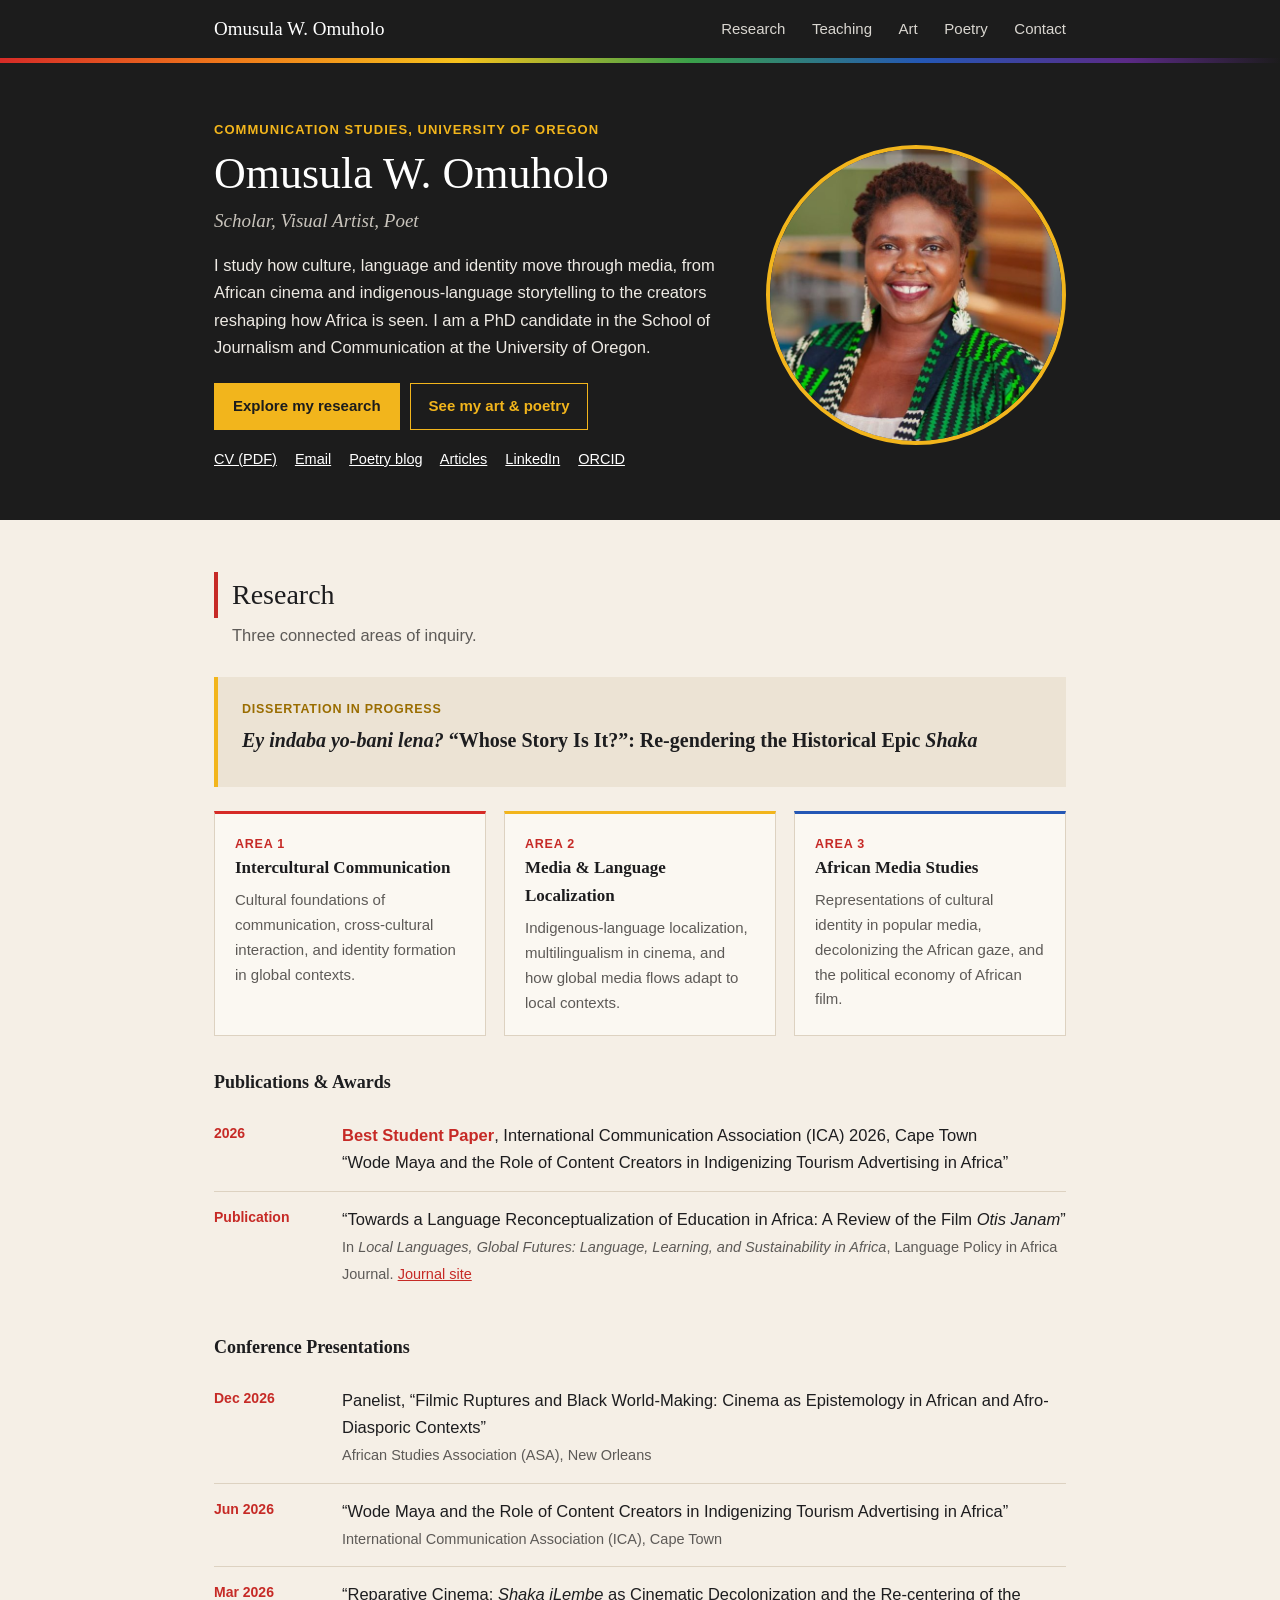
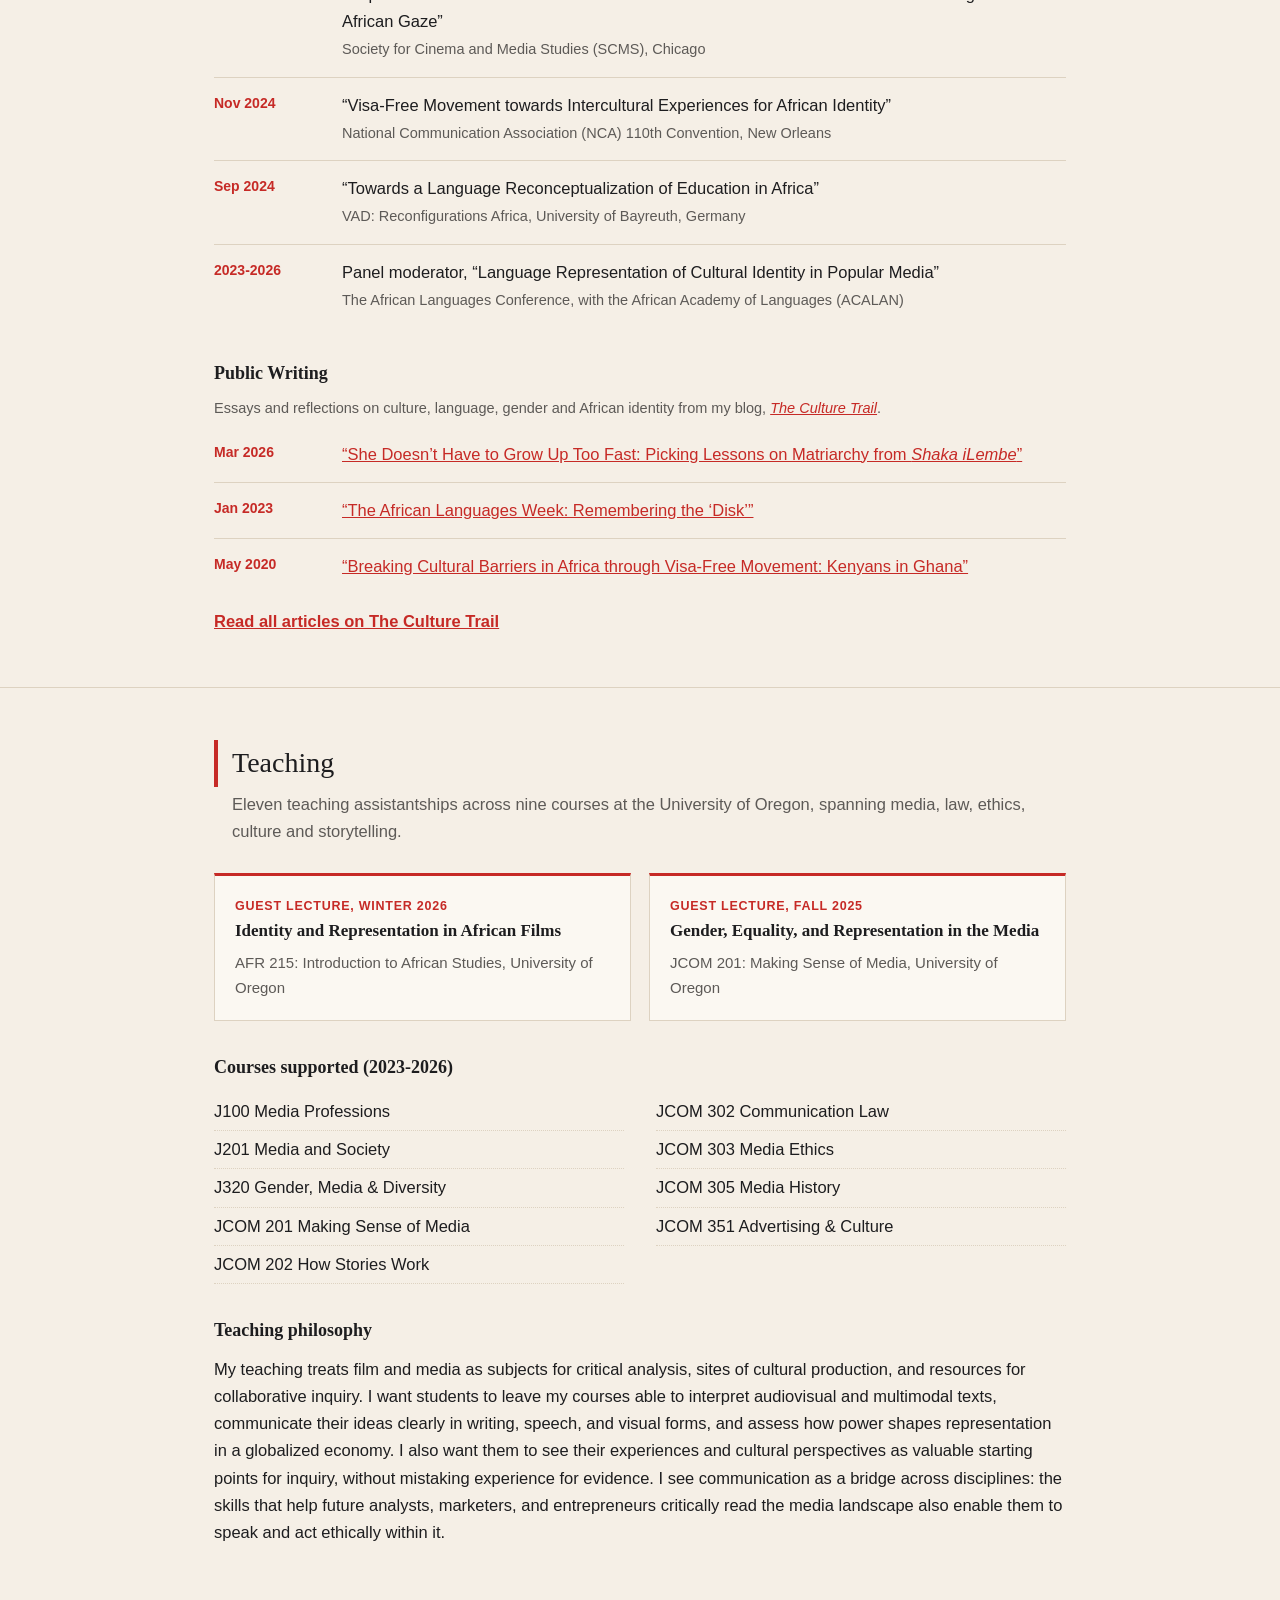
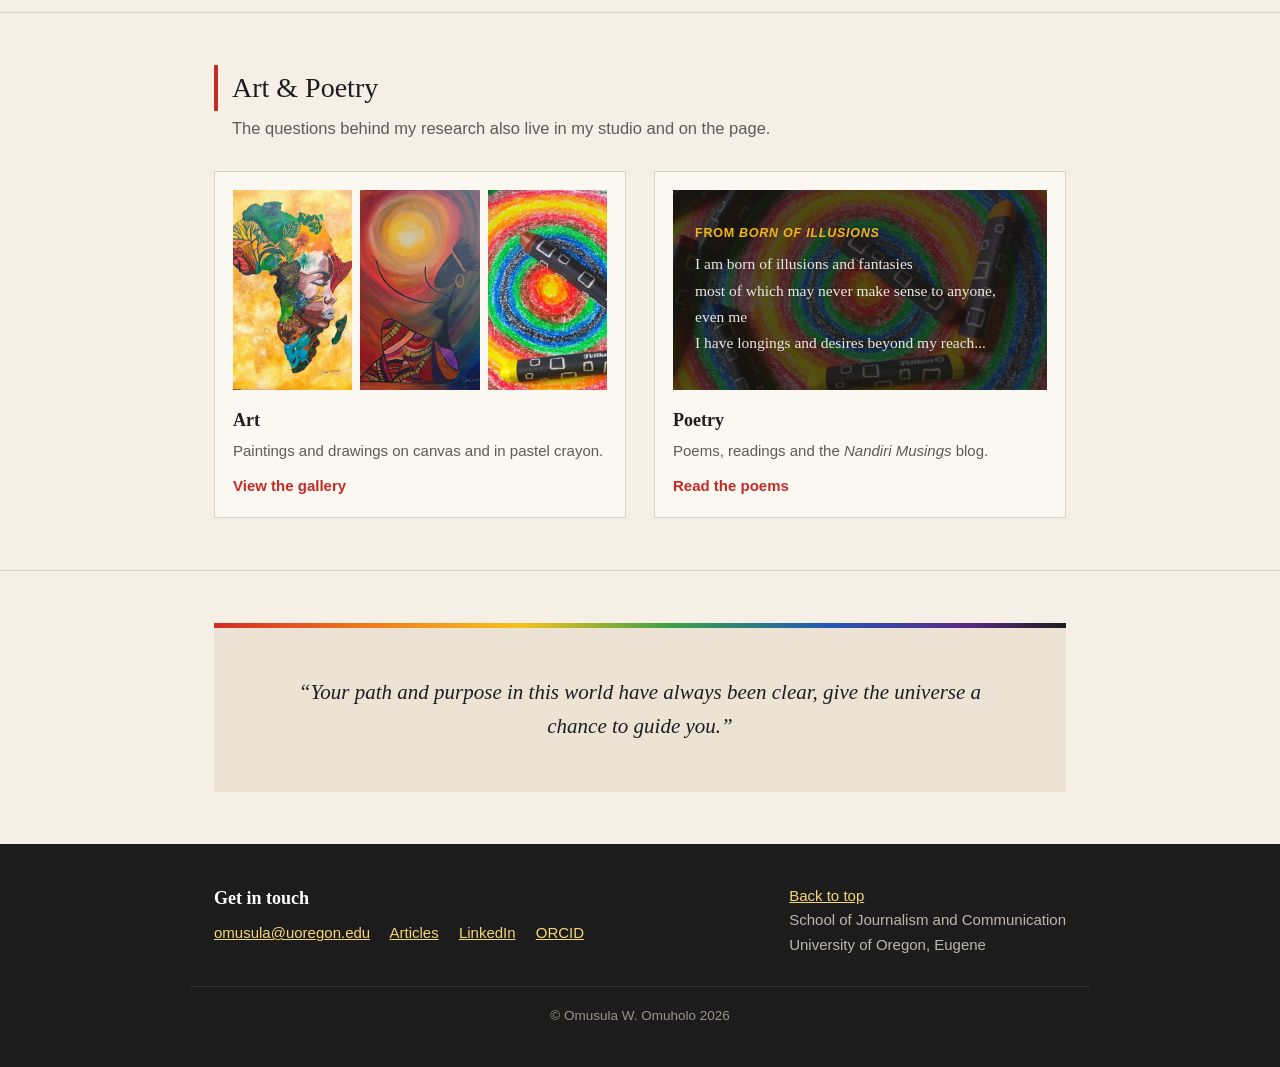
<file: index.html>
<!DOCTYPE html>
<html lang="en">
<head>
<meta charset="utf-8">
<meta name="viewport" content="width=device-width, initial-scale=1">
<title>Omusula W. Omuholo | Scholar, Artist, Poet</title>
<meta name="description" content="Omusula W. Omuholo: communication scholar, visual artist and poet. Research on intercultural communication, language localization and African media.">
<meta name="google-site-verification" content="vOmcD_9YNCFXCFWbPvq5ZEzA_ANJ0AXm8q8iICo14M4" />
<link rel="stylesheet" href="style.css">
</head>
<body>

<nav>
  <div class="wrap">
    <a href="index.html" class="logo">Omusula W. Omuholo</a>
    <div class="links">
      <a href="index.html#research">Research</a>
      <a href="index.html#teaching">Teaching</a>
      <a href="art.html">Art</a>
      <a href="poetry.html">Poetry</a>
      <a href="#contact">Contact</a>
    </div>
  </div>
</nav>

<div class="hero-band"><header class="wrap hero" id="top">
  <div>
    <div class="kicker">Communication Studies, University of Oregon</div>
    <h1>Omusula W. Omuholo</h1>
    <p class="roles">Scholar, Visual Artist, Poet</p>
    <p class="lead">I study how culture, language and identity move through media, from African cinema and indigenous-language storytelling to the creators reshaping how Africa is seen. I am a PhD candidate in the School of Journalism and Communication at the University of Oregon.</p>
    <div class="btns">
      <a href="#research">Explore my research</a>
      <a href="#creative">See my art &amp; poetry</a>
    </div>
    <div class="quick">
      <a href="cv.pdf" target="_blank">CV (PDF)</a>
      <a href="mailto:omusula@uoregon.edu">Email</a>
      <a href="https://nandirimusings.blogspot.com/" target="_blank">Poetry blog</a>
      <a href="https://theculturetrail.blogspot.com/" target="_blank">Articles</a>
        <a href="https://www.linkedin.com/in/omusula-w-omuholo/" target="_blank">LinkedIn</a>
        <a href="https://orcid.org/0009-0008-7268-3388" target="_blank">ORCID</a>
    </div>
  </div>
  <div class="portrait"><img src="photo.jpg" alt="Portrait of Omusula W. Omuholo"></div>
    </div>
</header></div>

<section id="research">
  <div class="wrap">
    <h2>Research</h2>
    <p class="sub">Three connected areas of inquiry.</p>

    <div class="feature">
      <span class="tag">Dissertation in progress</span>
      <h3><em>Ey indaba yo-bani lena?</em> “Whose Story Is It?”: Re-gendering the Historical Epic <em>Shaka</em></h3>
    </div>

    <div class="grid3">
      <div class="card">
        <span class="tag">Area 1</span>
        <h3>Intercultural Communication</h3>
        <p>Cultural foundations of communication, cross-cultural interaction, and identity formation in global contexts.</p>
      </div>
      <div class="card">
        <span class="tag">Area 2</span>
        <h3>Media &amp; Language Localization</h3>
        <p>Indigenous-language localization, multilingualism in cinema, and how global media flows adapt to local contexts.</p>
      </div>
      <div class="card">
        <span class="tag">Area 3</span>
        <h3>African Media Studies</h3>
        <p>Representations of cultural identity in popular media, decolonizing the African gaze, and the political economy of African film.</p>
      </div>
    </div>

    <h3>Publications &amp; Awards</h3>
    <ul class="list">
      <li>
        <div class="when">2026</div>
        <div class="what"><span class="award">Best Student Paper</span>, International Communication Association (ICA) 2026, Cape Town<br>
          “Wode Maya and the Role of Content Creators in Indigenizing Tourism Advertising in Africa”</div>
      </li>
      <li>
        <div class="when">Publication</div>
        <div class="what">“Towards a Language Reconceptualization of Education in Africa: A Review of the Film <em>Otis Janam</em>”<br>
          <span class="meta">In <em>Local Languages, Global Futures: Language, Learning, and Sustainability in Africa</em>, Language Policy in Africa Journal. <a href="https://www.avm-verlag.de/detailview?no=E96091660" target="_blank">Journal site</a></span></div>
      </li>
    </ul>

    <h3>Conference Presentations</h3>
    <ul class="list">
      <li><div class="when">Dec 2026</div><div class="what">Panelist, “Filmic Ruptures and Black World-Making: Cinema as Epistemology in African and Afro-Diasporic Contexts”<br><span class="meta">African Studies Association (ASA), New Orleans</span></div></li>
      <li><div class="when">Jun 2026</div><div class="what">“Wode Maya and the Role of Content Creators in Indigenizing Tourism Advertising in Africa”<br><span class="meta">International Communication Association (ICA), Cape Town</span></div></li>
      <li><div class="when">Mar 2026</div><div class="what">“Reparative Cinema: <em>Shaka iLembe</em> as Cinematic Decolonization and the Re-centering of the African Gaze”<br><span class="meta">Society for Cinema and Media Studies (SCMS), Chicago</span></div></li>
      <li><div class="when">Nov 2024</div><div class="what">“Visa-Free Movement towards Intercultural Experiences for African Identity”<br><span class="meta">National Communication Association (NCA) 110th Convention, New Orleans</span></div></li>
      <li><div class="when">Sep 2024</div><div class="what">“Towards a Language Reconceptualization of Education in Africa”<br><span class="meta">VAD: Reconfigurations Africa, University of Bayreuth, Germany</span></div></li>
      <li><div class="when">2023-2026</div><div class="what">Panel moderator, “Language Representation of Cultural Identity in Popular Media”<br><span class="meta">The African Languages Conference, with the African Academy of Languages (ACALAN)</span></div></li>
    </ul>

    <h3>Public Writing</h3>
    <p class="meta writing-intro">Essays and reflections on culture, language, gender and African identity from my blog, <a href="https://theculturetrail.blogspot.com/" target="_blank"><em>The Culture Trail</em></a>.</p>
    <ul class="list">
      <li><div class="when">Mar 2026</div><div class="what"><a href="https://theculturetrail.blogspot.com/" target="_blank">“She Doesn’t Have to Grow Up Too Fast: Picking Lessons on Matriarchy from <em>Shaka iLembe</em>”</a></div></li>
      <li><div class="when">Jan 2023</div><div class="what"><a href="https://theculturetrail.blogspot.com/" target="_blank">“The African Languages Week: Remembering the ‘Disk’”</a></div></li>
      <li><div class="when">May 2020</div><div class="what"><a href="https://theculturetrail.blogspot.com/" target="_blank">“Breaking Cultural Barriers in Africa through Visa-Free Movement: Kenyans in Ghana”</a></div></li>
    </ul>
    <p class="blog-more"><a href="https://theculturetrail.blogspot.com/" target="_blank">Read all articles on The Culture Trail</a></p>
  </div>
</section>

<section id="teaching">
  <div class="wrap">
    <h2>Teaching</h2>
    <p class="sub">Eleven teaching assistantships across nine courses at the University of Oregon, spanning media, law, ethics, culture and storytelling.</p>

    <div class="grid2">
      <div class="card">
        <span class="tag">Guest Lecture, Winter 2026</span>
        <h3>Identity and Representation in African Films</h3>
        <p>AFR 215: Introduction to African Studies, University of Oregon</p>
      </div>
      <div class="card">
        <span class="tag">Guest Lecture, Fall 2025</span>
        <h3>Gender, Equality, and Representation in the Media</h3>
        <p>JCOM 201: Making Sense of Media, University of Oregon</p>
      </div>
    </div>

    <h3>Courses supported (2023-2026)</h3>
    <div class="courses">
      <span class="chip">J100 Media Professions</span>
      <span class="chip">J201 Media and Society</span>
      <span class="chip">J320 Gender, Media &amp; Diversity</span>
      <span class="chip">JCOM 201 Making Sense of Media</span>
      <span class="chip">JCOM 202 How Stories Work</span>
      <span class="chip">JCOM 302 Communication Law</span>
      <span class="chip">JCOM 303 Media Ethics</span>
      <span class="chip">JCOM 305 Media History</span>
      <span class="chip">JCOM 351 Advertising &amp; Culture</span>
    </div>
    <h3>Teaching philosophy</h3>
    <div class="statement-text">
      <p>My teaching treats film and media as subjects for critical analysis, sites of cultural production, and resources for collaborative inquiry. I want students to leave my courses able to interpret audiovisual and multimodal texts, communicate their ideas clearly in writing, speech, and visual forms, and assess how power shapes representation in a globalized economy. I also want them to see their experiences and cultural perspectives as valuable starting points for inquiry, without mistaking experience for evidence. I see communication as a bridge across disciplines: the skills that help future analysts, marketers, and entrepreneurs critically read the media landscape also enable them to speak and act ethically within it.</p>
    </div>
  </div>
</section>

<section id="creative">
  <div class="wrap">
    <h2>Art &amp; Poetry</h2>
    <p class="sub">The questions behind my research also live in my studio and on the page.</p>
    <div class="grid2 teasers">
      <a class="teaser" href="art.html">
        <div class="teaser-imgs">
          <img src="art-africa.jpg" alt="">
          <img src="art-sun.jpg" alt="">
          <img src="maames-oracle.jpg" alt="">
        </div>
        <h3>Art</h3>
        <p>Paintings and drawings on canvas and in pastel crayon.</p>
        <span class="more">View the gallery</span>
      </a>
      <a class="teaser poetry-teaser" href="poetry.html">
        <div class="excerpt">
          <span class="tag">From <em>Born of Illusions</em></span>
<pre>I am born of illusions and fantasies
most of which may never make sense to anyone, even me
I have longings and desires beyond my reach...</pre>
        </div>
        <h3>Poetry</h3>
        <p>Poems, readings and the <em>Nandiri Musings</em> blog.</p>
        <span class="more">Read the poems</span>
      </a>
    </div>
  </div>
</section>

<section>
  <div class="wrap">
    <div class="bridge">
      <p>“Your path and purpose in this world have always been clear, give the universe a chance to guide you.”</p>
    </div>
  </div>
</section>

<footer id="contact">
  <div class="wrap">
    <div>
      <h3>Get in touch</h3>
      <div class="contact">
        <a href="mailto:omusula@uoregon.edu">omusula@uoregon.edu</a>
        <a href="https://theculturetrail.blogspot.com/" target="_blank">Articles</a>
        <a href="https://www.linkedin.com/in/omusula-w-omuholo/" target="_blank">LinkedIn</a>
        <a href="https://orcid.org/0009-0008-7268-3388" target="_blank">ORCID</a>
      </div>
    </div>
    <div><a href="#top">Back to top</a><br>School of Journalism and Communication<br>University of Oregon, Eugene</div>
  </div>
  <p class="copyright">&copy; Omusula W. Omuholo 2026</p>
</footer>

</body>
</html>
</file>
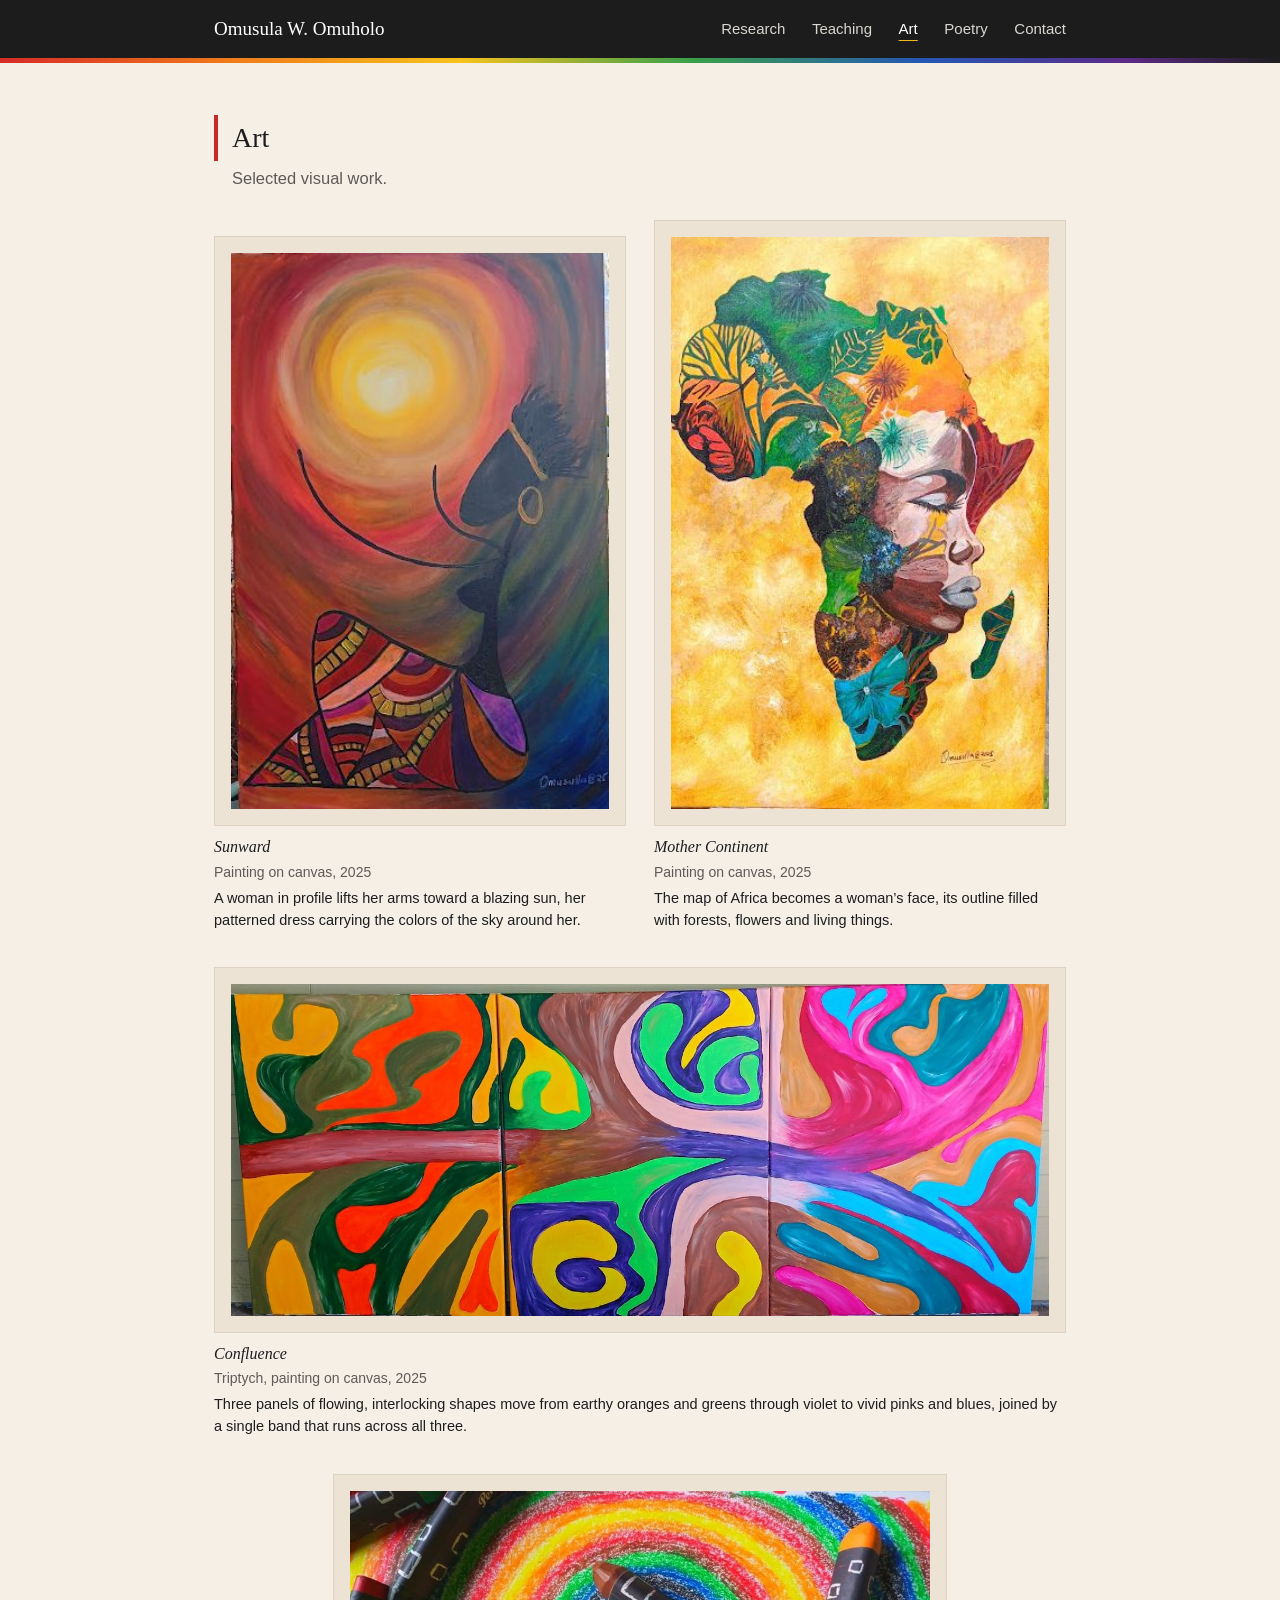
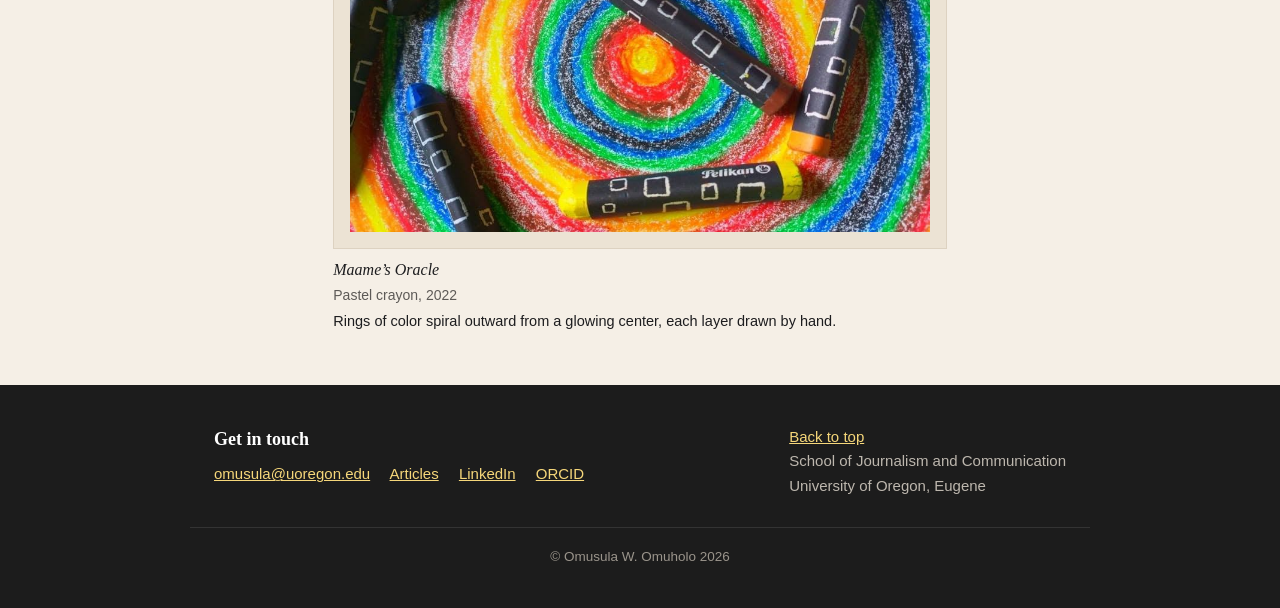
<file: art.html>
<!DOCTYPE html>
<html lang="en">
<head>
<meta charset="utf-8">
<meta name="viewport" content="width=device-width, initial-scale=1">
<title>Art | Omusula W. Omuholo</title>
<meta name="description" content="Omusula W. Omuholo: communication scholar, visual artist and poet. Research on intercultural communication, language localization and African media.">
<link rel="stylesheet" href="style.css">
</head>
<body>

<nav>
  <div class="wrap">
    <a href="index.html" class="logo">Omusula W. Omuholo</a>
    <div class="links">
      <a href="index.html#research">Research</a>
      <a href="index.html#teaching">Teaching</a>
      <a href="art.html" aria-current="page">Art</a>
      <a href="poetry.html">Poetry</a>
      <a href="#contact">Contact</a>
    </div>
  </div>
</nav>

<main class="page">
<section id="art" class="first">
  <div class="wrap">
    <h2>Art</h2>
    <p class="sub">Selected visual work.</p>
    <div class="gallery">
      <figure class="art"><div class="frame"><img src="art-sun.jpg" alt="Painting of a woman in profile raising her arms toward a blazing sun"></div>
        <figcaption><b>Sunward</b>Painting on canvas, 2025<span>A woman in profile lifts her arms toward a blazing sun, her patterned dress carrying the colors of the sky around her.</span></figcaption></figure>
      <figure class="art"><div class="frame"><img src="art-africa.jpg" alt="Painting of the map of Africa forming a woman's face, filled with forests and flowers"></div>
        <figcaption><b>Mother Continent</b>Painting on canvas, 2025<span>The map of Africa becomes a woman’s face, its outline filled with forests, flowers and living things.</span></figcaption></figure>
      <figure class="art wide"><div class="frame"><img src="art-triptych.jpg" alt="Abstract triptych of flowing, interlocking shapes in bright colors"></div>
        <figcaption><b>Confluence</b>Triptych, painting on canvas, 2025<span>Three panels of flowing, interlocking shapes move from earthy oranges and greens through violet to vivid pinks and blues, joined by a single band that runs across all three.</span></figcaption></figure>
      <figure class="art mid"><div class="frame"><img src="maames-oracle.jpg" alt="Maame's Oracle: concentric circles in pastel crayon, 2022"></div>
        <figcaption><b>Maame’s Oracle</b>Pastel crayon, 2022<span>Rings of color spiral outward from a glowing center, each layer drawn by hand.</span></figcaption></figure>
    </div>
    
  </div>
</section>

</main>

<footer id="contact">
  <div class="wrap">
    <div>
      <h3>Get in touch</h3>
      <div class="contact">
        <a href="mailto:omusula@uoregon.edu">omusula@uoregon.edu</a>
        <a href="https://theculturetrail.blogspot.com/" target="_blank">Articles</a>
        <a href="https://www.linkedin.com/in/omusula-w-omuholo/" target="_blank">LinkedIn</a>
        <a href="https://orcid.org/0009-0008-7268-3388" target="_blank">ORCID</a>
      </div>
    </div>
    <div><a href="#top">Back to top</a><br>School of Journalism and Communication<br>University of Oregon, Eugene</div>
  </div>
  <p class="copyright">&copy; Omusula W. Omuholo 2026</p>
</footer>

</body>
</html>
</file>
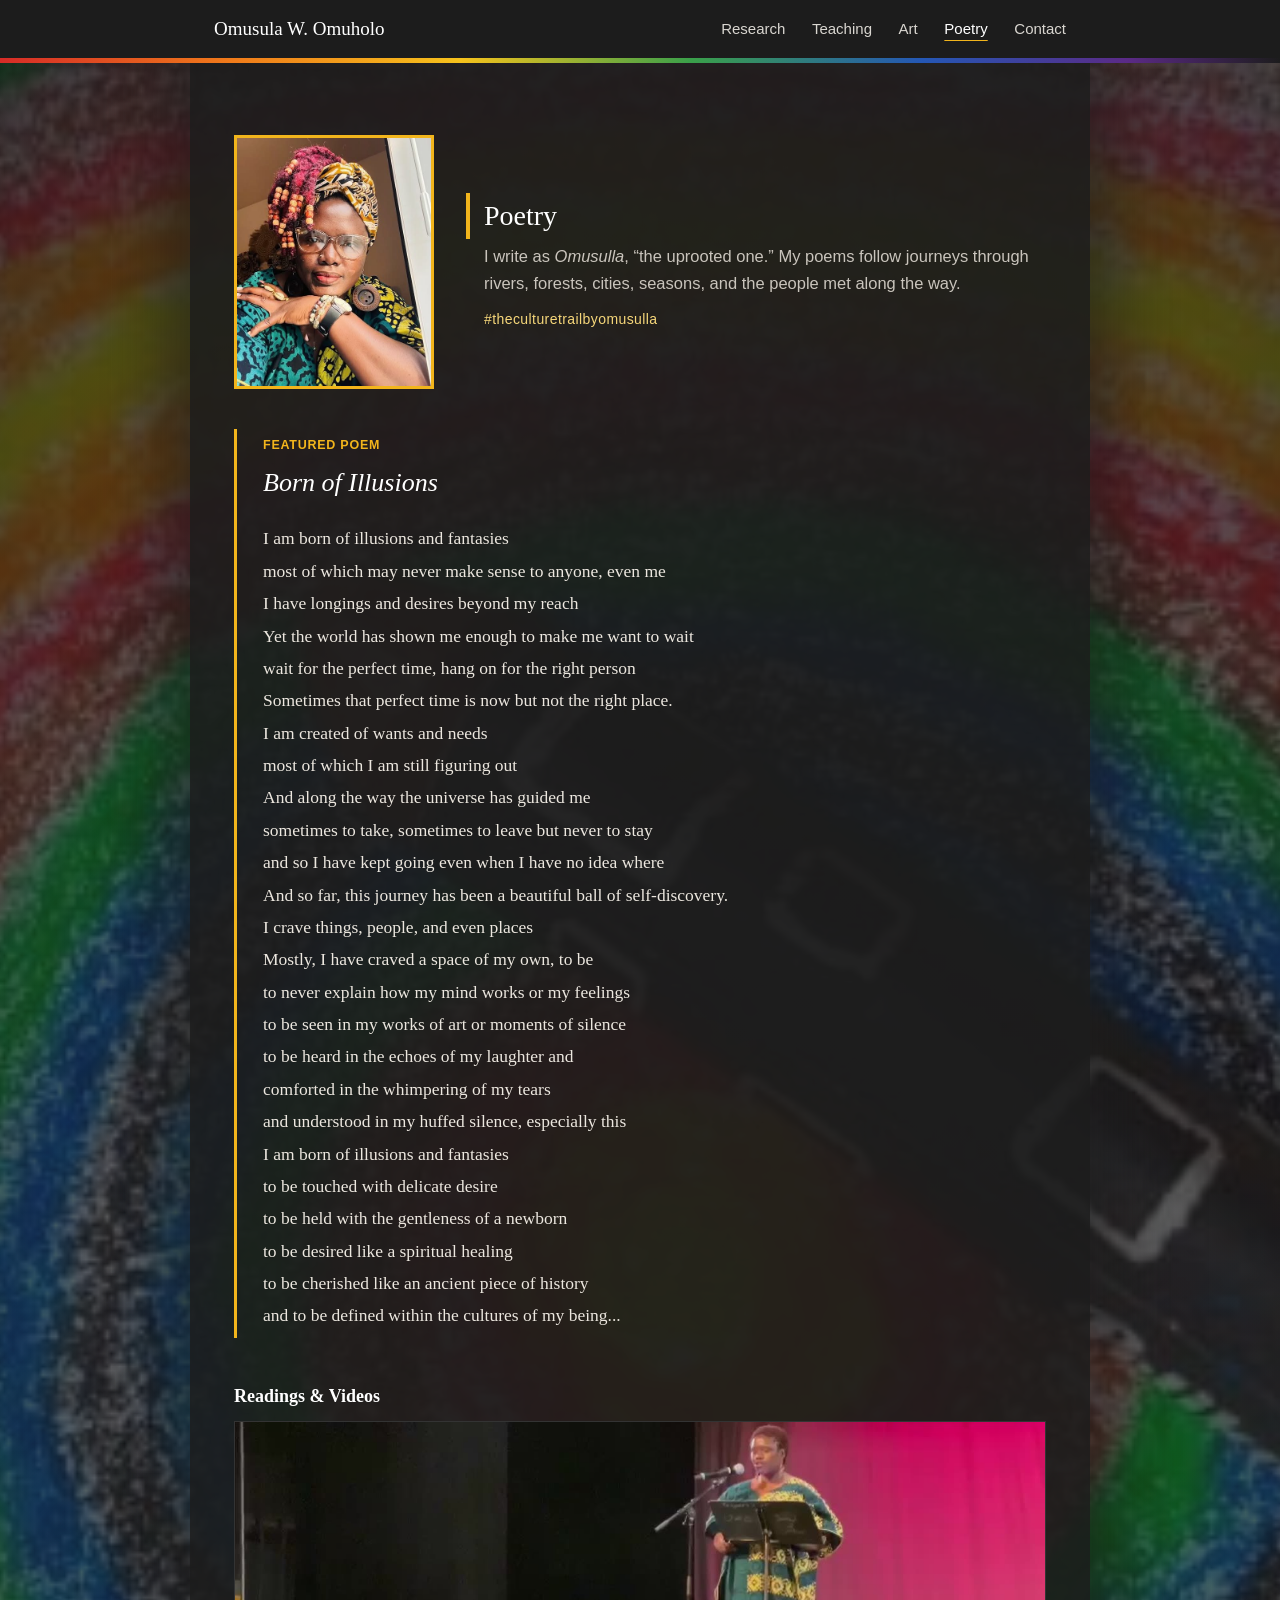
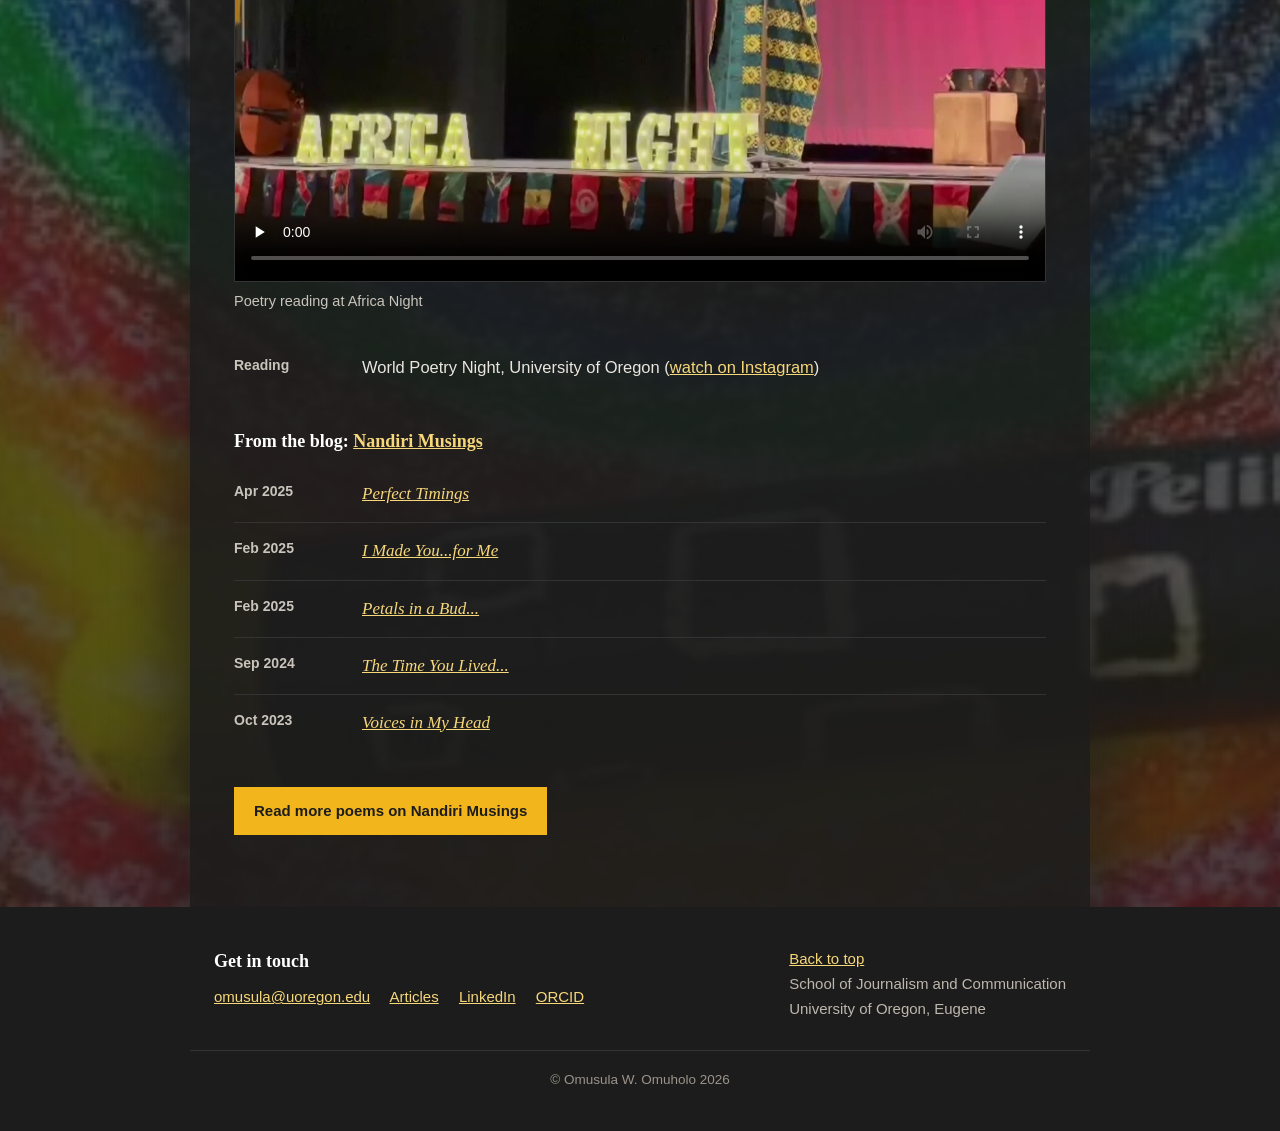
<file: poetry.html>
<!DOCTYPE html>
<html lang="en">
<head>
<meta charset="utf-8">
<meta name="viewport" content="width=device-width, initial-scale=1">
<title>Poetry | Omusula W. Omuholo</title>
<meta name="description" content="Omusula W. Omuholo: communication scholar, visual artist and poet. Research on intercultural communication, language localization and African media.">
<link rel="stylesheet" href="style.css">
</head>
<body>

<nav>
  <div class="wrap">
    <a href="index.html" class="logo">Omusula W. Omuholo</a>
    <div class="links">
      <a href="index.html#research">Research</a>
      <a href="index.html#teaching">Teaching</a>
      <a href="art.html">Art</a>
      <a href="poetry.html" aria-current="page">Poetry</a>
      <a href="#contact">Contact</a>
    </div>
  </div>
</nav>

<main class="page">
<section id="poetry">
  <div class="wrap">
    <div class="poet-intro">
      <img class="poet-photo" src="poetry-photo.jpg" alt="Omusula W. Omuholo in a headwrap and patterned dress">
      <div>
        <h2>Poetry</h2>
        <p class="sub">I write as <em>Omusulla</em>, “the uprooted one.” My poems follow journeys through rivers, forests, cities, seasons, and the people met along the way.</p>
        <p class="tagline">#theculturetrailbyomusulla</p>
      </div>
    </div>

    <div class="poem featured">
      <span class="tag">Featured poem</span>
      <h3>Born of Illusions</h3>
<pre>I am born of illusions and fantasies
most of which may never make sense to anyone, even me
I have longings and desires beyond my reach
Yet the world has shown me enough to make me want to wait
wait for the perfect time, hang on for the right person
Sometimes that perfect time is now but not the right place.
I am created of wants and needs
most of which I am still figuring out
And along the way the universe has guided me
sometimes to take, sometimes to leave but never to stay
and so I have kept going even when I have no idea where
And so far, this journey has been a beautiful ball of self-discovery.
I crave things, people, and even places
Mostly, I have craved a space of my own, to be
to never explain how my mind works or my feelings
to be seen in my works of art or moments of silence
to be heard in the echoes of my laughter and
comforted in the whimpering of my tears
and understood in my huffed silence, especially this
I am born of illusions and fantasies
to be touched with delicate desire
to be held with the gentleness of a newborn
to be desired like a spiritual healing
to be cherished like an ancient piece of history
and to be defined within the cultures of my being...</pre>
    </div>



    <h3>Readings &amp; Videos</h3>
    <figure class="video">
      <video controls preload="none" playsinline poster="reading-1.jpg">
        <source src="reading-1.mp4" type="video/mp4">
        Your browser cannot play this video.
      </video>
      <figcaption>Poetry reading at Africa Night</figcaption>
    </figure>

    <ul class="list">
      <li><div class="when">Reading</div><div class="what">World Poetry Night, University of Oregon (<a href="https://www.instagram.com/p/DH67MHgBR4h/" target="_blank">watch on Instagram</a>)</div></li>
    </ul>

    <h3>From the blog: <a href="https://nandirimusings.blogspot.com/" target="_blank">Nandiri Musings</a></h3>
    <ul class="list">
      <li><div class="when">Apr 2025</div><div class="what"><a href="https://nandirimusings.blogspot.com/" target="_blank"><em>Perfect Timings</em></a></div></li>
      <li><div class="when">Feb 2025</div><div class="what"><a href="https://nandirimusings.blogspot.com/" target="_blank"><em>I Made You...for Me</em></a></div></li>
      <li><div class="when">Feb 2025</div><div class="what"><a href="https://nandirimusings.blogspot.com/" target="_blank"><em>Petals in a Bud...</em></a></div></li>
      <li><div class="when">Sep 2024</div><div class="what"><a href="https://nandirimusings.blogspot.com/" target="_blank"><em>The Time You Lived...</em></a></div></li>
      <li><div class="when">Oct 2023</div><div class="what"><a href="https://nandirimusings.blogspot.com/" target="_blank"><em>Voices in My Head</em></a></div></li>
    </ul>

    <p class="blog-cta"><a class="btn-blog" href="https://nandirimusings.blogspot.com/" target="_blank">Read more poems on Nandiri Musings</a></p>
  </div>
</section>

</main>

<footer id="contact">
  <div class="wrap">
    <div>
      <h3>Get in touch</h3>
      <div class="contact">
        <a href="mailto:omusula@uoregon.edu">omusula@uoregon.edu</a>
        <a href="https://theculturetrail.blogspot.com/" target="_blank">Articles</a>
        <a href="https://www.linkedin.com/in/omusula-w-omuholo/" target="_blank">LinkedIn</a>
        <a href="https://orcid.org/0009-0008-7268-3388" target="_blank">ORCID</a>
      </div>
    </div>
    <div><a href="#top">Back to top</a><br>School of Journalism and Communication<br>University of Oregon, Eugene</div>
  </div>
  <p class="copyright">&copy; Omusula W. Omuholo 2026</p>
</footer>

</body>
</html>
</file>
<file: style.css>
@font-face{font-family:"CurlyQuotes";src:local("Georgia");unicode-range:U+2018-201D}
:root{--ink:#1d1d1f;--muted:#5d5a57;--accent:#c62a26;--accent-dark:#1c1c1c;--tint:#ece3d4;--line:#ddd2c1;--gold:#f2b51c;--blue:#2457b5;--rainbow:linear-gradient(90deg,#d62b27 0%,#f07a1a 18%,#f6c21c 36%,#3aa04a 54%,#2457b5 72%,#5b2a86 88%,#1c1c1c 100%)}
  *{box-sizing:border-box}
  html{scroll-behavior:smooth}
  body{margin:0;background:#fff;color:var(--ink);font:16.5px/1.65 "CurlyQuotes",-apple-system,BlinkMacSystemFont,"Segoe UI",Helvetica,Arial,sans-serif}
  h1,h2,h3,.logo{font-family:"CurlyQuotes",Georgia,"Times New Roman",serif}
  a{color:var(--accent)}
  img{max-width:100%;display:block}
  .wrap{max-width:900px;margin:0 auto;padding:0 24px}

  nav{background:var(--accent-dark);color:#fff}
  nav .wrap{display:flex;justify-content:space-between;align-items:center;flex-wrap:wrap;gap:8px;min-height:58px}
  .logo{color:#fff;text-decoration:none;font-size:19px}
  .links a{color:#d3dcec;text-decoration:none;margin-left:22px;font-size:15px}
  .links a:hover{color:#fff;text-decoration:underline}

  .hero-band{background:var(--tint);border-bottom:1px solid var(--line)}
  .hero{padding-top:56px;padding-bottom:48px;display:grid;grid-template-columns:1fr 200px;gap:48px;align-items:center}
  @media (max-width:680px){.hero{grid-template-columns:1fr}.links a{margin:0 16px 0 0}}
  .kicker{font-size:13px;letter-spacing:.08em;text-transform:uppercase;color:var(--accent);font-weight:600}
  h1{font-size:44px;font-weight:normal;line-height:1.1;margin:10px 0 6px}
  .roles{font-family:Georgia,serif;font-style:italic;color:var(--muted);font-size:19px;margin:0 0 16px}
  .lead{margin:0}
  .btns{margin-top:22px;display:flex;flex-wrap:wrap;gap:10px}
  .btns a{padding:10px 18px;border:1px solid var(--accent);text-decoration:none;font-weight:600;font-size:15px}
  .btns a:first-child{background:var(--accent);color:#fff}
  .quick{margin-top:18px;font-size:14.5px;color:var(--muted)}
  .quick a{margin-right:14px}
  .portrait{width:200px;height:240px;background:#fff;border:1px solid var(--line);display:flex;align-items:center;justify-content:center;text-align:center;font-size:13px;color:var(--muted)}
  .portrait img{width:100%;height:100%;object-fit:cover}

  section{padding:52px 0;border-top:1px solid var(--line)}
  section:first-of-type{border-top:0}
  h2{font-size:28px;font-weight:normal;margin:0 0 4px;padding-left:14px;border-left:4px solid var(--accent)}
  .sub{color:var(--muted);margin:0 0 28px;padding-left:18px}
  h3{font-size:18px;margin:32px 0 10px}

  .feature{background:var(--tint);border-left:4px solid var(--accent);padding:22px 24px;margin-bottom:24px}
  .feature h3{margin:4px 0 8px;font-size:20px}
  .feature p{margin:0;color:var(--muted);font-size:15px}
  .grid3{display:grid;grid-template-columns:repeat(3,1fr);gap:18px}
  .grid2{display:grid;grid-template-columns:1fr 1fr;gap:18px}
  @media (max-width:680px){.grid3,.grid2{grid-template-columns:1fr}}
  #about .grid2{gap:32px}
  .card{border:1px solid var(--line);border-top:3px solid var(--accent);padding:20px}
  .card h3{margin:0 0 6px;font-size:17px}
  .card p{margin:0;color:var(--muted);font-size:15px}
  .tag{display:block;font-size:12.5px;letter-spacing:.06em;text-transform:uppercase;color:var(--accent);font-weight:600}

  ul.list{list-style:none;padding:0;margin:0}
  ul.list li{padding:14px 0;border-bottom:1px solid var(--line);display:grid;grid-template-columns:110px 1fr;gap:18px}
  ul.list li:last-child{border-bottom:0}
  @media (max-width:680px){ul.list li{grid-template-columns:1fr;gap:2px}}
  .when{color:var(--accent);font-weight:600;font-size:14px}
  .meta{color:var(--muted);font-size:14.5px}
  .award{color:var(--accent);font-weight:600}

  .courses{columns:2;column-gap:32px;margin-top:6px}
  @media (max-width:680px){.courses{columns:1}}
  .chip{display:block;padding:5px 0;border-bottom:1px dotted var(--line);break-inside:avoid}

  .gallery{display:grid;grid-template-columns:repeat(3,1fr);gap:20px}
  @media (max-width:680px){.gallery{grid-template-columns:1fr 1fr}}
  .art{margin:0}
  .art .frame{aspect-ratio:4/5;background:var(--tint);border:1px solid var(--line);display:flex;align-items:center;justify-content:center;font-size:13px;color:var(--muted)}
  .art img{width:100%;height:100%;object-fit:cover}
  .art figcaption{font-size:14px;color:var(--muted);padding-top:8px}
  .art figcaption b{display:block;color:var(--ink);font-family:Georgia,serif;font-weight:normal;font-style:italic;font-size:16px}

  .poem{border-left:3px solid var(--accent);padding:4px 0 4px 22px}
  .poem h3{margin:0 0 10px;font-style:italic;font-weight:normal}
  .poem pre{font-family:Georgia,serif;font-size:17px;line-height:1.7;white-space:pre-wrap;margin:0}

  .placeholder{font-size:14px;color:#8a6d1d;background:#fbf6e6;border:1px dashed #e3d3a1;padding:8px 12px;margin-top:18px}

  .bridge{background:var(--accent-dark);color:#e3e8f1;padding:40px}
  .bridge h2{color:#fff;border-left-color:#9fb4d8}
  .bridge p{margin:12px 0 0;padding-left:18px;font-size:17px}

  footer{background:var(--tint);border-top:1px solid var(--line);padding:40px 0;font-size:15px;color:var(--muted)}
  footer .wrap{display:flex;justify-content:space-between;flex-wrap:wrap;gap:20px}
  footer h3{margin:0 0 8px;color:var(--ink)}
  .contact a{margin-right:16px}

    nav{background:var(--accent-dark);border-bottom:5px solid transparent;border-image:var(--rainbow) 1}
  .links a{color:#d9d6d0}
  .hero-band{background:var(--accent-dark);color:#eeeae4;border-bottom:0}
  .hero-band h1,.hero-band .logo{color:#fff}
  .hero-band .kicker{color:var(--gold)}
  .hero-band .roles{color:#c9c4bc}
  .hero-band .quick{color:#bdb7ae}
  .hero-band .quick a{color:#fff}
  .hero-band .btns a{border-color:var(--gold);color:var(--gold)}
  .hero-band .btns a:first-child{background:var(--gold);color:#1c1c1c}
  .hero-band .portrait{background:#2a2a2a;border-color:#3a3a3a;color:#a9a39a}
  .grid3 .card:nth-child(1){border-top-color:#d62b27}
  .grid3 .card:nth-child(2){border-top-color:var(--gold)}
  .grid3 .card:nth-child(3){border-top-color:var(--blue)}
  .feature{background:var(--tint);border-left-color:var(--gold)}
  .feature .tag{color:#9a6d00}
  #poetry{background:var(--accent-dark);color:#e9e5df;border-top:0}
  #poetry h2{color:#fff;border-left-color:var(--gold)}
  #poetry .sub,#poetry .when{color:#c9c4bc}
  #poetry h3{color:#fff}
  #poetry a{color:#f6d77a}
  #poetry ul.list li{border-bottom-color:#333}
  #poetry .what em{font-family:Georgia,serif;font-size:17px}
  #poetry .placeholder{background:#2a2a2a;border-color:#4a4a4a;color:#e8c96b}
  .bridge{background:var(--tint);color:var(--ink);border-top:5px solid transparent;border-image:var(--rainbow) 1}
  .bridge h2{color:var(--ink);border-left-color:var(--accent)}
  footer{background:var(--accent-dark);color:#bdb7ae;border-top:0}
  footer h3{color:#fff}
  footer a{color:#f6d77a}
    body{background:#f5efe6}
  .card{background:#fbf8f2}
  .art .frame{background:#ece3d4}
  .placeholder{background:#fbf3dc}

    :root{--crayon:url("maames-oracle.jpg")}
  #poetry{position:relative;padding:0;overflow:hidden;border-top:0;
    background:linear-gradient(rgba(20,18,16,.55),rgba(20,18,16,.55)),var(--crayon) center/cover no-repeat,#1c1c1c}
  #poetry::before{content:"";position:absolute;inset:0;pointer-events:none;
    background:radial-gradient(ellipse at center,rgba(28,28,28,.0) 30%,rgba(28,28,28,.55) 100%)}
  #poetry .wrap{position:relative;background:rgba(28,28,28,.9);padding:72px 44px;box-shadow:0 0 60px 30px rgba(28,28,28,.6)}
  @media (max-width:680px){#poetry{padding:0 14px}#poetry .wrap{padding:44px 22px}}
  .art .frame.crayon{background:var(--crayon) center/cover no-repeat}

    .gallery{grid-template-columns:1fr 1fr;gap:36px 28px;align-items:end}
  @media (max-width:680px){.gallery{grid-template-columns:1fr}}
  .art .frame{aspect-ratio:auto;background:#ece3d4;border:1px solid var(--line);padding:16px;display:block}
  .art .frame img{width:100%;height:auto;object-fit:initial;box-shadow:none}
  .art .frame.crayon{aspect-ratio:968/572;background:var(--crayon) center/cover no-repeat;background-clip:content-box;background-origin:content-box;background-color:transparent;box-shadow:inset 0 0 0 16px #ece3d4}
  .art.wide{grid-column:1/-1}
  .art.mid{grid-column:1/-1;width:72%;justify-self:center}
  @media (max-width:680px){.art.mid{width:100%}}
  .art figcaption span{display:block;margin-top:4px;color:var(--ink);font-size:14.5px;line-height:1.5}

    .hero{grid-template-columns:1fr 290px}
  .portrait{width:290px;height:348px}
  @media (max-width:680px){.hero{grid-template-columns:1fr}.portrait{width:240px;height:288px}}
    .poet-intro{display:grid;grid-template-columns:200px 1fr;gap:32px;align-items:center;margin-bottom:40px}
  @media (max-width:680px){.poet-intro{grid-template-columns:1fr}.poet-photo{max-width:220px}}
  .poet-photo{width:100%;border:3px solid #f2b51c;}
  #poetry .poet-intro .sub{margin-bottom:10px}
  #poetry .tagline{padding-left:18px;margin:0;color:#f6d77a;font-size:14px;letter-spacing:.03em}
  #poetry .poem.featured{border-left:3px solid #f2b51c;padding:6px 0 6px 26px;margin-bottom:44px}
  #poetry .poem.featured .tag{color:#f2b51c;margin-bottom:6px}
  #poetry .poem.featured h3{font-size:26px;margin:0 0 18px;color:#fff}
  #poetry .poem.featured pre{color:#ece7df;font-size:17.5px;line-height:1.85}

.links a[aria-current="page"]{color:#fff;text-decoration:underline;text-underline-offset:6px;text-decoration-color:#f2b51c}
section.first{border-top:0}
.teasers{gap:28px}
.teaser{display:block;text-decoration:none;color:var(--ink);background:#fbf8f2;border:1px solid var(--line);padding:18px;transition:transform .15s,box-shadow .15s}
.teaser:hover{transform:translateY(-3px);box-shadow:0 8px 24px rgba(0,0,0,.08)}
.teaser h3{margin:16px 0 4px}
.teaser p{margin:0;color:var(--muted);font-size:15px}
.teaser .more{display:inline-block;margin-top:10px;color:var(--accent);font-weight:600;font-size:15px}
.teaser-imgs{display:grid;grid-template-columns:1fr 1fr 1fr;gap:8px;height:200px}
.teaser-imgs img{width:100%;height:100%;object-fit:cover}
.poetry-teaser .excerpt{height:200px;background:linear-gradient(rgba(20,18,16,.72),rgba(20,18,16,.72)),var(--crayon) center/cover;color:#ece7df;padding:22px;display:flex;flex-direction:column;justify-content:center}
.poetry-teaser .excerpt .tag{color:#f2b51c}
.poetry-teaser .excerpt pre{font-family:Georgia,serif;font-size:15.5px;line-height:1.7;white-space:pre-wrap;margin:8px 0 0}

.statement{border-left:3px solid var(--gold);background:#fbf8f2;padding:18px 22px;margin:0 0 36px}
.statement p{margin:6px 0 0;font-family:Georgia,serif;font-size:17px;line-height:1.7}
.contact a{margin-right:16px}

.statement-text p{margin:0 0 14px}
.statement-text h4{font-family:Georgia,serif;font-size:17px;margin:26px 0 8px}
.statement-text ul{margin:0 0 14px;padding-left:20px}
.statement-text li{margin-bottom:8px}
details summary{cursor:pointer;color:var(--accent);font-weight:600;margin:4px 0 18px;list-style-position:outside}
details[open] summary{margin-bottom:22px}

.blog-cta{margin:36px 0 0}
.btn-blog{display:inline-block;padding:12px 20px;background:#f2b51c;color:#1c1c1c !important;text-decoration:none;font-weight:600;font-size:15px}
.btn-blog:hover{background:#ffc93a}
.bridge p{font-family:Georgia,serif;font-style:italic;font-size:21px;line-height:1.6}

.bridge{text-align:center;padding:48px 40px}
.bridge p{padding-left:0;margin:0 auto;max-width:720px}

.portrait{width:300px;height:300px;border-radius:50%;overflow:hidden;border:4px solid #f2b51c}
.portrait img{object-position:50% 22%}
@media (max-width:680px){.portrait{width:240px;height:240px}}
.hero{grid-template-columns:1fr 300px}
@media (max-width:680px){.hero{grid-template-columns:1fr}}
.poet-photo{width:100%;height:auto;border-radius:0;object-fit:initial}
.hero-band .portrait{border:4px solid #f2b51c}

.writing-intro{margin:-2px 0 6px}
.blog-more{margin:14px 0 0;font-weight:600}

.video{margin:6px 0 26px}
.video video{width:100%;display:block;background:#000;border:1px solid #333}
.video figcaption{color:#c9c4bc;font-size:14.5px;padding-top:8px}
.copyright{text-align:center;font-size:13.5px;color:#9a948b;margin:28px auto 0;padding-top:18px;border-top:1px solid #333;max-width:900px}
</file>
